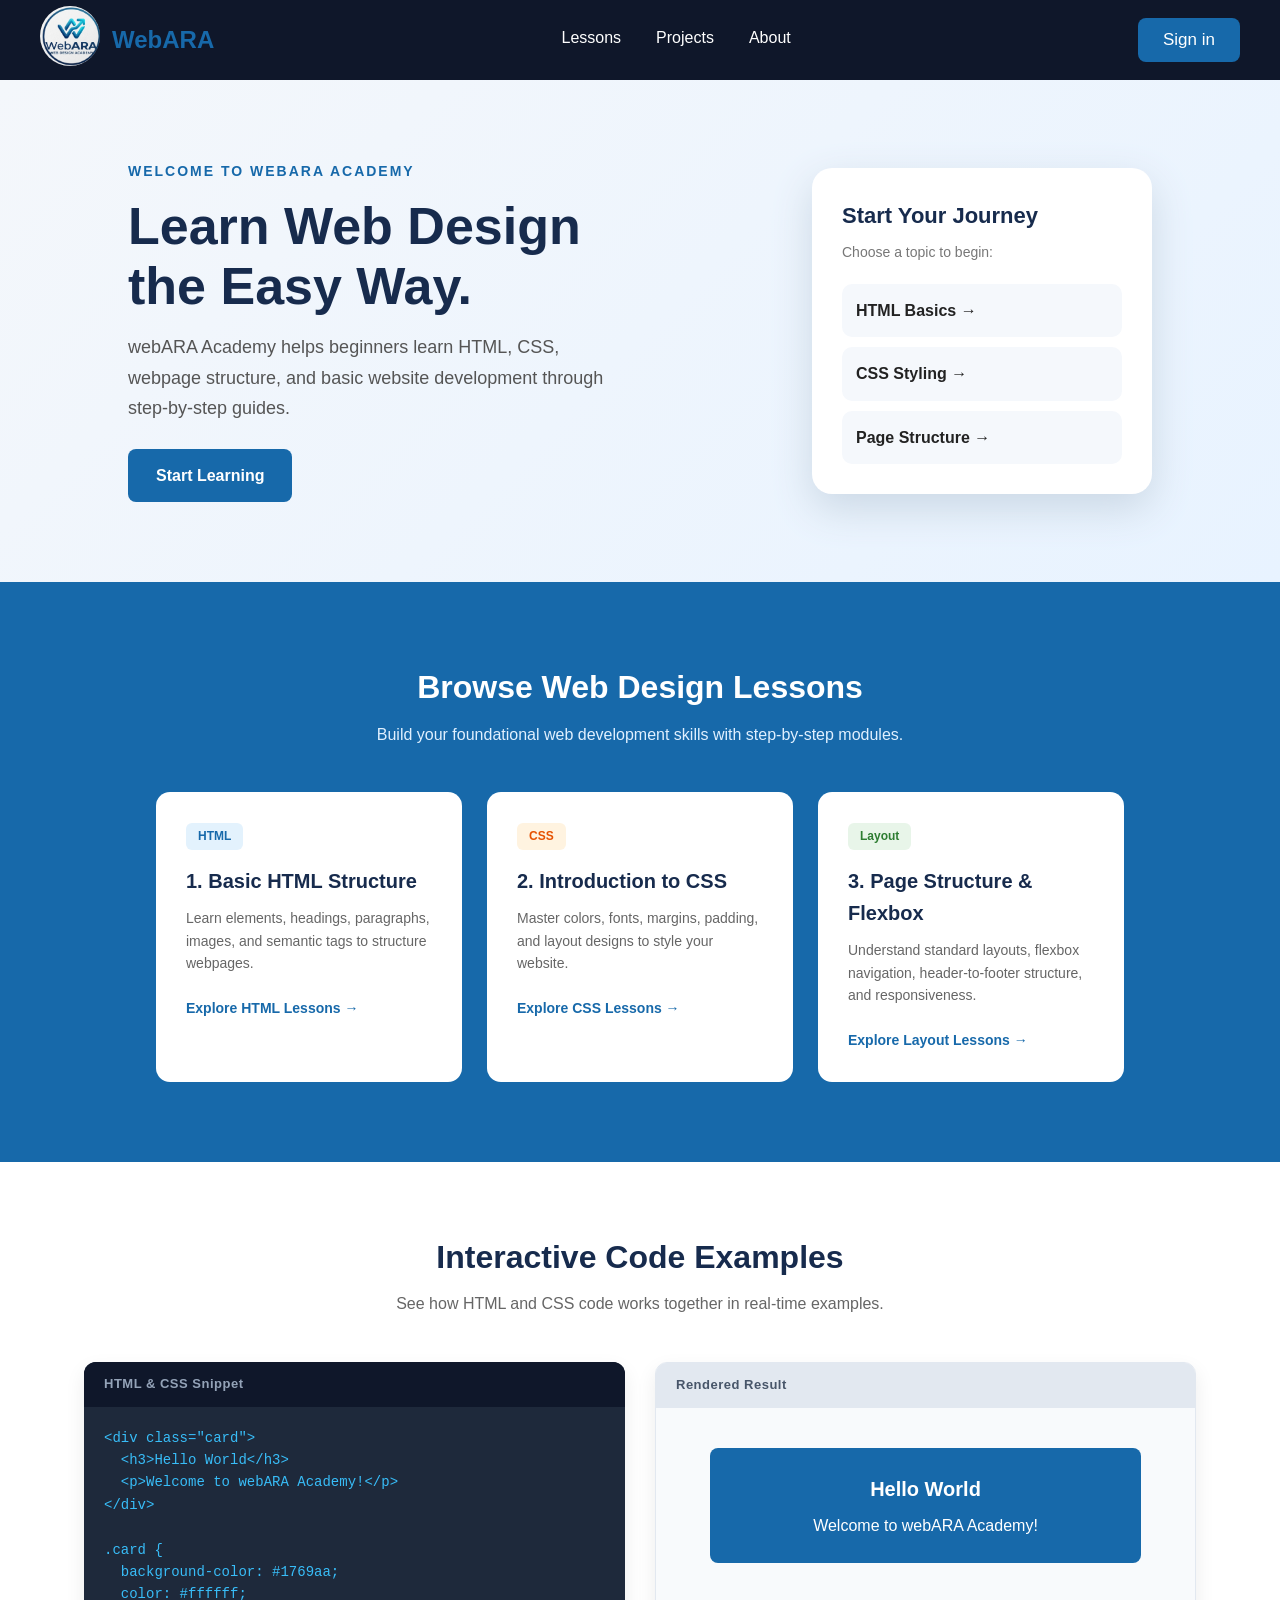
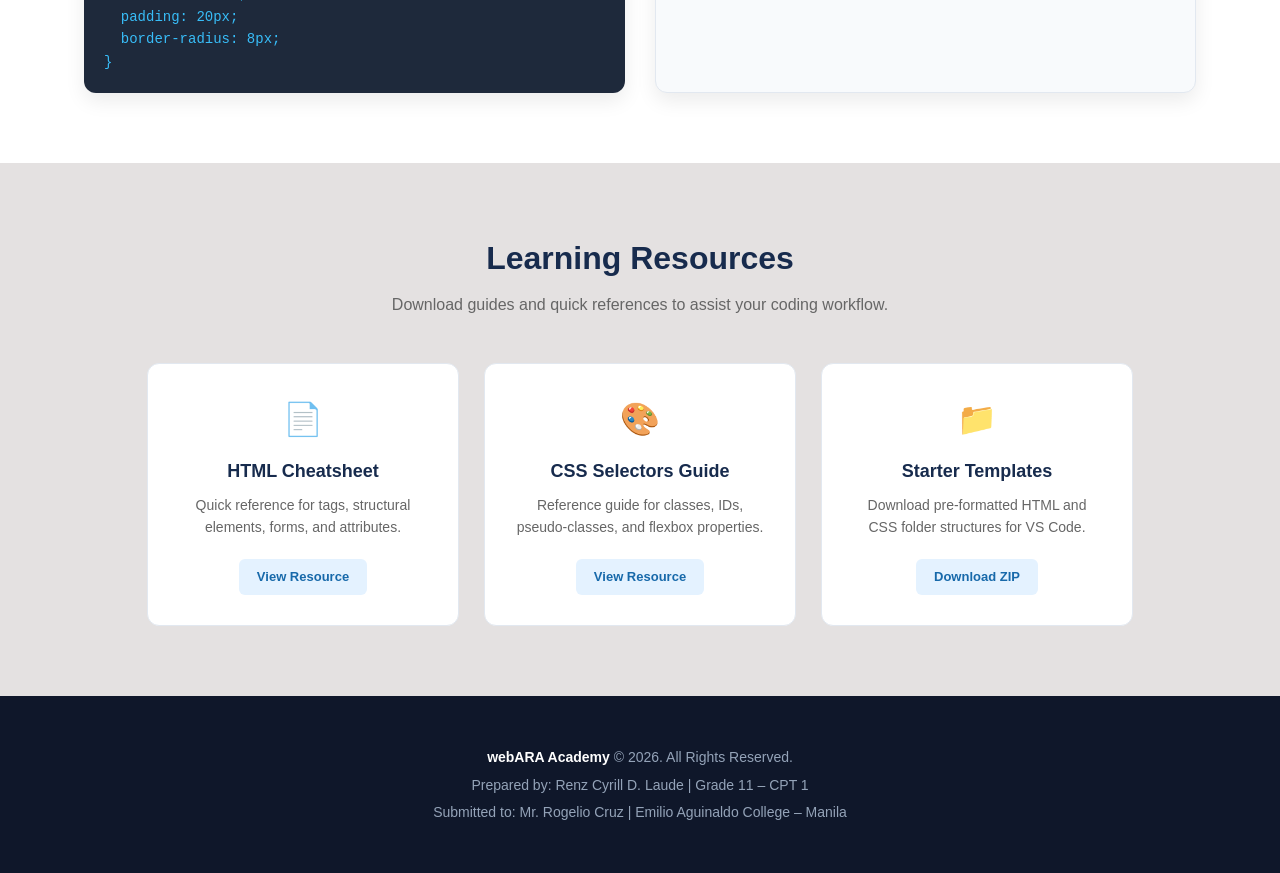
<file: index.html>
<!DOCTYPE html>
<html lang="en">

<head>
    <meta charset="UTF-8">
    <meta name="viewport" content="width=device-width, initial-scale=1.0">
    <title>webARA Academy | Home</title>
    <link rel="stylesheet" href="style.css">
</head>

<body>

    <nav>
        <div class="img">
            <a href="index.html">
                <img src="assets/images/ara.png" class="logo" alt="webARA Logo">
            </a>

            <div class="name">
                <h2>WebARA</h2>
            </div>
        </div>

        <div class="links">
            <a href="lessons.html">Lessons</a>
            <a href="projects.html">Projects</a>
            <a href="about.html">About</a>
        </div>

        <button><a href="login.html">Sign in</a></button>
    </nav>

    <section class="hero">
        <div class="text">
            <p class="small">WELCOME TO WEBARA ACADEMY</p>
            <h1>Learn Web Design<br>the Easy Way.</h1>
            <p class="description">
                webARA Academy helps beginners learn HTML, CSS, webpage structure, and basic website development through step-by-step guides.
            </p>
            <a href="lessons.html" class="start">Start Learning</a>
        </div>

        <div class="card">
            <h2>Start Your Journey</h2>
            <p>Choose a topic to begin:</p>
            <a href="lessons.html#html" class="language">HTML Basics &rarr;</a>
            <a href="lessons.html#css" class="language">CSS Styling &rarr;</a>
            <a href="lessons.html#structure" class="language">Page Structure &rarr;</a>
        </div>
    </section>



    
    <section class="secondary-section">
        <div class="container">
            <div class="section-title light">
                <h2>Browse Web Design Lessons</h2>
                <p>Build your foundational web development skills with step-by-step modules.</p>
            </div>

            <div class="lessons-grid">

                <div class="lesson-box">
                    <div class="badge">HTML</div>
                    <h3>1. Basic HTML Structure</h3>
                    <p>Learn elements, headings, paragraphs, images, and semantic tags to structure webpages.</p>
                    <a href="lessons.html" class="lesson-link">Explore HTML Lessons &rarr;</a>
                </div>

                <div class="lesson-box">
                    <div class="badge css-badge">CSS</div>
                    <h3>2. Introduction to CSS</h3>
                    <p>Master colors, fonts, margins, padding, and layout designs to style your website.</p>
                    <a href="lessons.html" class="lesson-link">Explore CSS Lessons &rarr;</a>
                </div>

                <div class="lesson-box">
                    <div class="badge layout-badge">Layout</div>
                    <h3>3. Page Structure & Flexbox</h3>
                    <p>Understand standard layouts, flexbox navigation, header-to-footer structure, and responsiveness.</p>
                    <a href="lessons.html" class="lesson-link">Explore Layout Lessons &rarr;</a>
                </div>
            </div>
        </div>
    </section>

    <section class="examples-section">
        <div class="container">
            <div class="section-title">
                <h2>Interactive Code Examples</h2>
                <p>See how HTML and CSS code works together in real-time examples.</p>
            </div>

            <div class="example-container">
                <div class="code-block">
                    <div class="code-header">HTML & CSS Snippet</div>
                    
                    <pre>&lt;div class="card"&gt;
  &lt;h3&gt;Hello World&lt;/h3&gt;
  &lt;p&gt;Welcome to webARA Academy!&lt;/p&gt;
&lt;/div&gt;

.card {
  background-color: #1769aa;
  color: #ffffff;
  padding: 20px;
  border-radius: 8px;
}</pre>

                </div>

                <div class="preview-block">
                    <div class="code-header">Rendered Result</div>
                    <div class="demo-card">
                        <h3>Hello World</h3>
                        <p>Welcome to webARA Academy!</p>
                    </div>
                </div>
            </div>
        </div>
    </section>

    <section class="resources-section">
        <div class="container">
            <div class="section-title">
                <h2>Learning Resources</h2>
                <p>Download guides and quick references to assist your coding workflow.</p>
            </div>

            <div class="resources-grid">
                <div class="resource-box">
                    <div class="resource-icon">📄</div>
                    <h3>HTML Cheatsheet</h3>
                    <p>Quick reference for tags, structural elements, forms, and attributes.</p>
                    <a href="#" class="resource-btn">View Resource</a>
                </div>

                <div class="resource-box">
                    <div class="resource-icon">🎨</div>
                    <h3>CSS Selectors Guide</h3>
                    <p>Reference guide for classes, IDs, pseudo-classes, and flexbox properties.</p>
                    <a href="#" class="resource-btn">View Resource</a>
                </div>

                <div class="resource-box">
                    <div class="resource-icon">📁</div>
                    <h3>Starter Templates</h3>
                    <p>Download pre-formatted HTML and CSS folder structures for VS Code.</p>
                    <a href="#" class="resource-btn">Download ZIP</a>
                </div>
            </div>
        </div>
    </section>

    <footer>
            <p><strong>webARA Academy</strong> &copy; 2026. All Rights Reserved.</p>
            <p>Prepared by: Renz Cyrill D. Laude | Grade 11 – CPT 1</p>
            <p>Submitted to: Mr. Rogelio Cruz | Emilio Aguinaldo College – Manila</p>
    </footer>

</body>

</html>
</file>
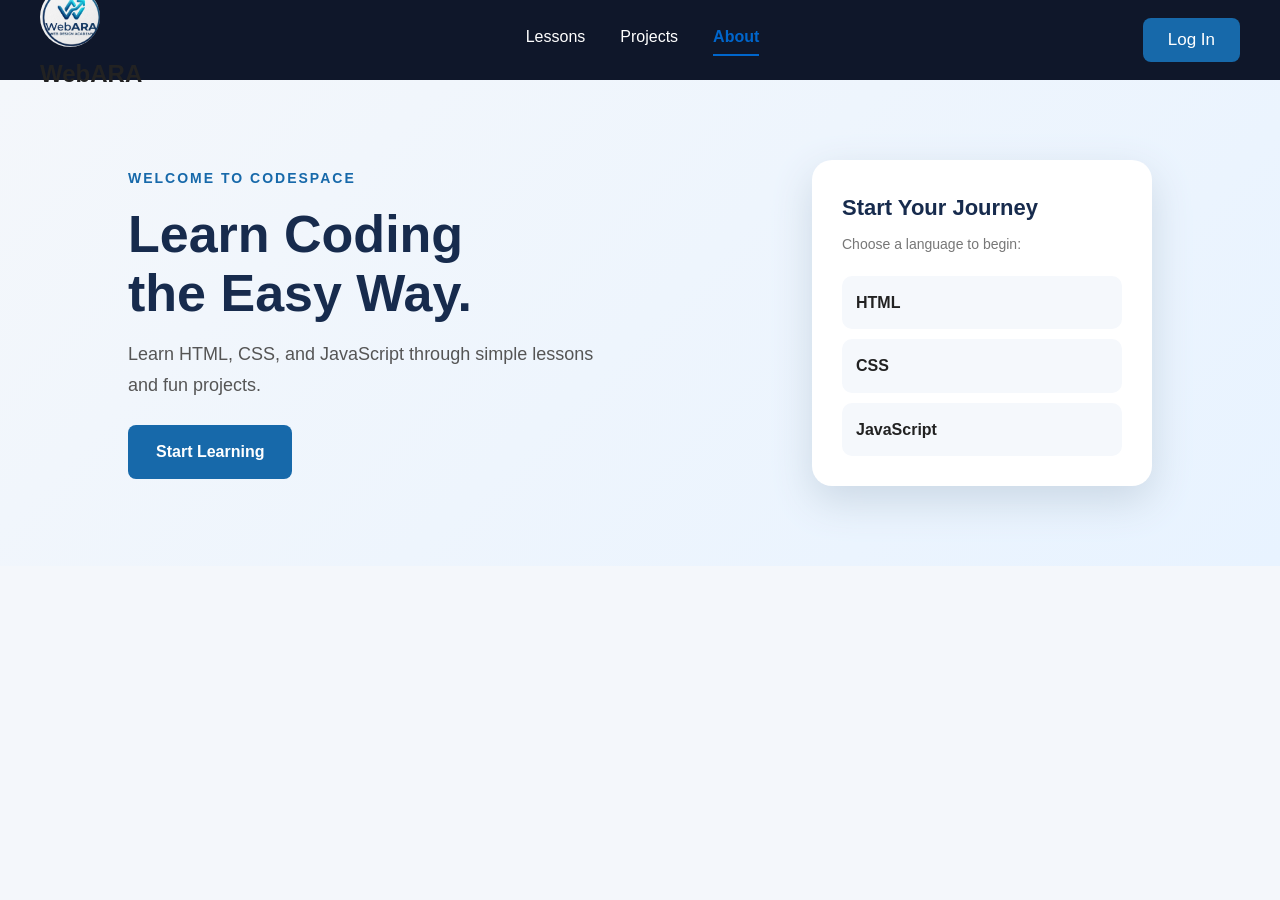
<file: about.html>
<!DOCTYPE html>
<html>
<head>
    <title>Web Design Academy</title>
    <link rel="stylesheet" href="style.css">
</head>

<body>

    <nav>

        <div class="top">
            <a href="index.html">
                <img src="assets/images/ara.png" class="logo" alt="webARA Logo">
            </a>
            <h2>WebARA</h2>
        </div>

        <div class="links">
            <a href="lessons.html">Lessons</a>
            <a href="projects.html">Projects</a>
            <a href="about.html" class="active">About</a>
        </div>

        <button>Log In</button>

    </nav>


    <section class="hero">

        <div class="text">

            <p class="small">WELCOME TO CODESPACE</p>

            <h1>Learn Coding<br>the Easy Way.</h1>

            <p class="description">
                Learn HTML, CSS, and JavaScript through
                simple lessons and fun projects.
            </p>

            <a href="#" class="start">Start Learning</a>

        </div>


        <div class="card">

            <h2>Start Your Journey</h2>

            <p>Choose a language to begin:</p>

            <div class="language">HTML</div>
            <div class="language">CSS</div>
            <div class="language">JavaScript</div>

        </div>

    </section>

</body>
</html>
</file>
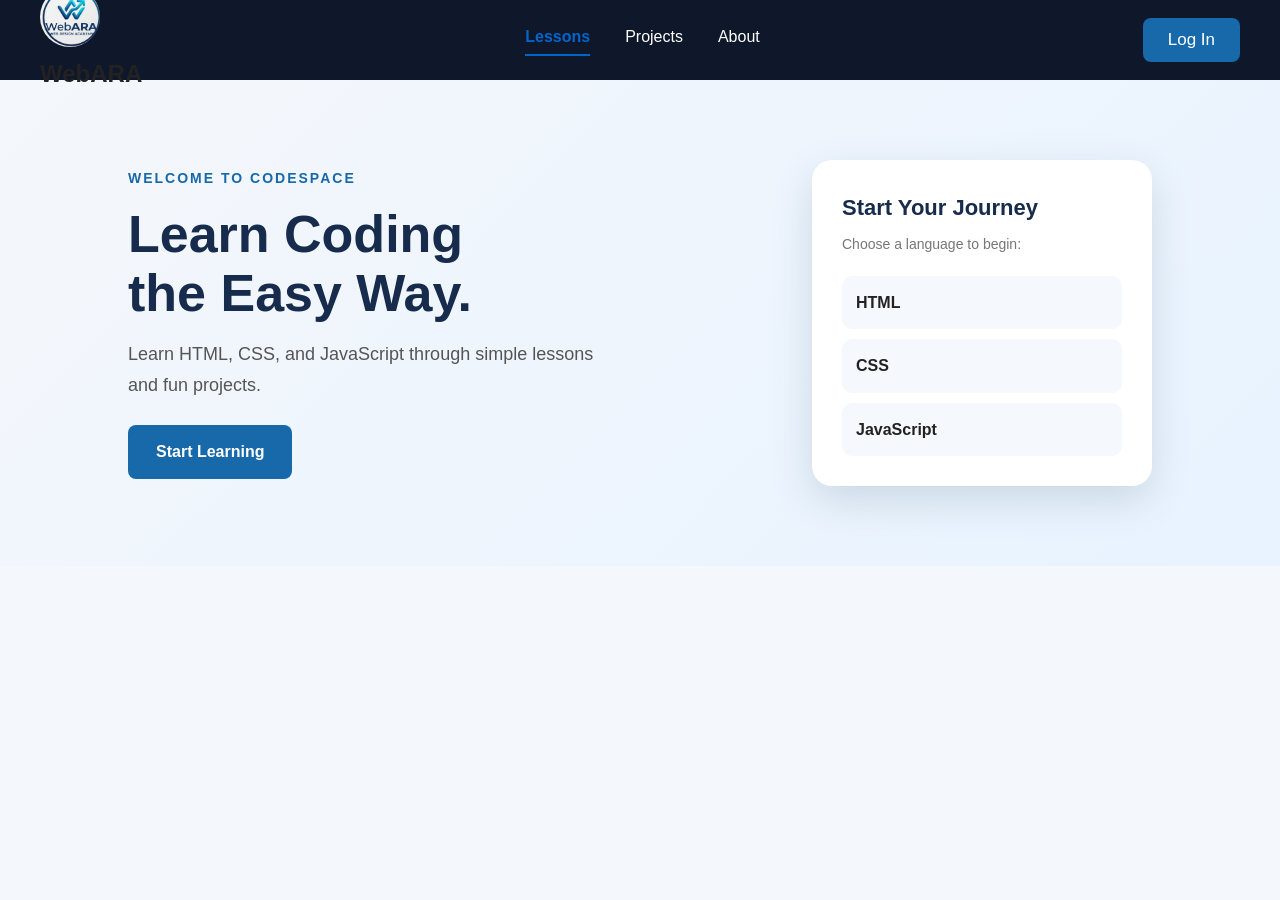
<file: lessons.html>
<!DOCTYPE html>
<html>

<head>
    <title>CodeSpace</title>
    <link rel="stylesheet" href="style.css">
</head>

<body>

    <nav>

        <div class="top">
            <a href="index.html">
                <img src="assets/images/ara.png" class="logo" alt="webARA Logo">
            </a>
            <h2>WebARA</h2>
        </div>

        <div class="links">
            <a href="lessons.html" class="active">Lessons</a>
            <a href="projects.html">Projects</a>
            <a href="about.html">About</a>
        </div>

        <button>Log In</button>

    </nav>


    <section class="hero">

        <div class="text">

            <p class="small">WELCOME TO CODESPACE</p>

            <h1>Learn Coding<br>the Easy Way.</h1>

            <p class="description">
                Learn HTML, CSS, and JavaScript through
                simple lessons and fun projects.
            </p>

            <a href="#" class="start">Start Learning</a>

        </div>


        <div class="card">

            <h2>Start Your Journey</h2>

            <p>Choose a language to begin:</p>

            <div class="language">HTML</div>
            <div class="language">CSS</div>
            <div class="language">JavaScript</div>

        </div>

    </section>

</body>
</html>
</file>
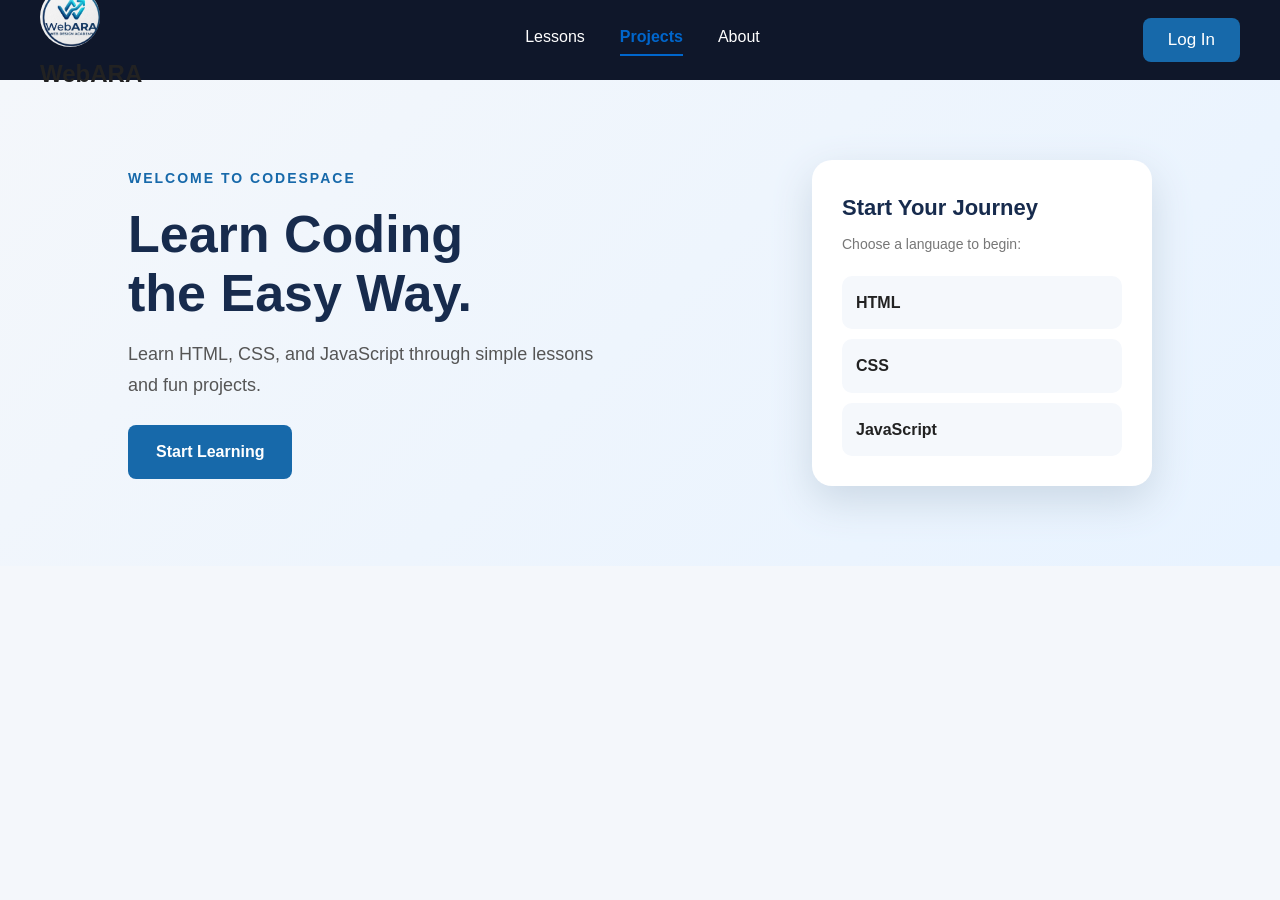
<file: projects.html>
<!DOCTYPE html>
<html>

<head>
    <title>CodeSpace</title>
    <link rel="stylesheet" href="style.css">
</head>

<body>

    <nav>
        <div class="top">
            <a href="index.html">
                <img src="assets/images/ara.png" class="logo" alt="webARA Logo">
            </a>
            <h2>WebARA</h2>
        </div>

        <div class="links">
            <a href="lessons.html">Lessons</a>
            <a href="projects.html" class="active">Projects</a>
            <a href="about.html">About</a>
        </div>

        <button>Log In</button>

    </nav>


    <section class="hero">

        <div class="text">

            <p class="small">WELCOME TO CODESPACE</p>

            <h1>Learn Coding<br>the Easy Way.</h1>

            <p class="description">
                Learn HTML, CSS, and JavaScript through
                simple lessons and fun projects.
            </p>

            <a href="#" class="start">Start Learning</a>

        </div>


        <div class="card">

            <h2>Start Your Journey</h2>

            <p>Choose a language to begin:</p>

            <div class="language">HTML</div>
            <div class="language">CSS</div>
            <div class="language">JavaScript</div>

        </div>

    </section>
</file>
<file: style.css>
* {
    margin: 0;
    padding: 0;
    box-sizing: border-box;
}

body {
    font-family: Arial, sans-serif;
    background: #f4f7fb;
    color: #222;
    line-height: 1.6;
}

.container {
    max-width: 90%;
    margin: 0 auto;
    padding: 0 20px;
}

nav {
    height: 80px;
    background-color: #0f172a;
    display: flex;
    align-items: center;
    justify-content: space-between;
    padding: 0 40px;
    box-shadow: 0 2px 10px rgba(0, 0, 0, 0.05);
}

.img {
    display: flex;
    align-items: center;
    gap: 12px;
}

.logo {
    width: 60px;
    height: 60px;
    object-fit: cover;
    border-radius: 50%;
}

.name h2 {
    color: #1769aa ;
    font-size: 24px;
    font-weight: bold;
}

.links {
    display: flex;
    gap: 35px;
}

.links a {
    text-decoration: none;
    color: white;
    font-size: 16px;
    font-weight: 500;
    padding-bottom: 4px;
    transition: 0.3s;
}

.links a:hover {
    color: #1769aa;
    transform: translateY(-2px);
}

.links a.active {
    color: #0066cc;
    font-weight: bold;
    border-bottom: 2px solid #0066cc;
}

button {
    background-color: #1769aa;
    color: white;
    border: none;
    padding: 12px 25px;
    border-radius: 8px;
    font-size: 17px;
    cursor: pointer;
    transition: 0.3s;
}

button:hover {
    background-color: #0d4f82;
    transform: translateY(-2px);
}

button a {
    text-decoration: none;
    color: white;
}


.hero {
    display: flex;
    justify-content: space-between;
    align-items: center;
    padding: 80px 10%;
    background: linear-gradient(135deg, #f4f7fb, #e8f3ff);
}

.text {
    width: 52%;
}

.small {
    color: #1769aa;
    font-size: 14px;
    font-weight: bold;
    letter-spacing: 2px;
}

h1 {
    font-size: 52px;
    line-height: 1.15;
    margin: 15px 0;
    color: #172b4d;
}

.description {
    font-size: 18px;
    line-height: 1.7;
    color: #555;
    max-width: 500px;
}

.start {
    display: inline-block;
    margin-top: 25px;
    background-color: #1769aa;
    color: white;
    text-decoration: none;
    padding: 14px 28px;
    border-radius: 8px;
    font-weight: bold;
    transition: 0.3s;
}

.start:hover {
    background-color: #0d4f82;
    transform: translateY(-3px);
    box-shadow: 0 8px 20px #b7cce0;
}

.card {
    width: 340px;
    background-color: white;
    padding: 30px;
    border-radius: 20px;
    box-shadow: 0 15px 40px #cbd8e5;
    transition: 0.3s;
}

.card:hover {
    transform: translateY(-6px);
    box-shadow: 0 20px 45px #bdcddd;
}

.card h2 {
    margin-bottom: 8px;
    color: #172b4d;
    font-size: 22px;
}

.card p {
    color: #777;
    margin-bottom: 20px;
    font-size: 14px;
}

.language {
    display: block;
    text-decoration: none;
    color: #222;
    background-color: #f5f8fc;
    padding: 14px;
    margin-top: 10px;
    border-radius: 10px;
    font-weight: bold;
    transition: 0.3s;
}

.language:hover {
    background-color: #e4f2ff;
    color: #1769aa;
    transform: translateX(5px);
}

.secondary-section {
    background-color: #1769aa;
    color: white;
    padding: 80px;
}

.section-title {
    text-align: center;
    margin-bottom: 45px;
}

.section-title h2 {
    font-size: 32px;
    color: #172b4d;
    margin-bottom: 8px;
}

.section-title p {
    color: #666;
    font-size: 16px;
}

.section-title.light h2 {
    color: #ffffff;
}

.section-title.light p {
    color: #e0f0ff;
}

.lessons-grid {
    display: grid;
    grid-template-columns: repeat(auto-fit, minmax(300px, 1fr));
    gap: 25px;
}

.lesson-box {
    background-color: #ffffff;
    padding: 30px;
    border-radius: 14px;
    transition: 0.3s;
}

.lesson-box:hover {
    transform: translateY(-6px);
}

.badge {
    display: inline-block;
    background-color: #e3f2fd;
    color: #1769aa;
    padding: 4px 12px;
    border-radius: 6px;
    font-weight: bold;
    font-size: 12px;
    margin-bottom: 15px;
}

.badge.css-badge {
    background-color: #fff3e0;
    color: #e65100;
}

.badge.layout-badge {
    background-color: #e8f5e9;
    color: #2e7d32;
}

.lesson-box h3 {
    font-size: 20px;
    color: #172b4d;
    margin-bottom: 10px;
}

.lesson-box p {
    font-size: 14px;
    color: #666;
    margin-bottom: 20px;
    line-height: 1.6;
}

.lesson-link {
    text-decoration: none;
    color: #1769aa;
    font-weight: bold;
    font-size: 14px;
}

.lesson-link:hover {
    text-decoration: underline;
}

.examples-section {
    padding: 70px 0;
    background-color: #ffffff;
}

.example-container {
    display: grid;
    grid-template-columns: 1fr 1fr;
    gap: 30px;
    margin-top: 30px;
}

.code-block, .preview-block {
    background-color: #1e293b;
    border-radius: 12px;
    overflow: hidden;
    box-shadow: 0 8px 20px rgba(0, 0, 0, 0.08);
}

.code-header {
    background-color: #0f172a;
    color: #94a3b8;
    padding: 12px 20px;
    font-size: 13px;
    font-weight: bold;
    letter-spacing: 0.5px;
}

pre {
    padding: 20px;
    color: #38bdf8;
    font-size: 14px;
}

.preview-block {
    background-color: #f8fafc;
    border: 1px solid #e2e8f0;
}

.preview-block .code-header {
    background-color: #e2e8f0;
    color: #475569;
}

.demo-card {
    margin: 40px auto;
    width: 80%;
    background-color: #1769aa;
    color: #ffffff;
    padding: 25px;
    border-radius: 8px;
    text-align: center;
}

.demo-card h3 {
    margin-bottom: 8px;
    font-size: 20px;
}

.resources-section {
    padding: 70px;
    background-color: rgb(228, 225, 225);
}

.resources-grid {
    display: grid;
    grid-template-columns: repeat(auto-fit, minmax(280px, 1fr));
    gap: 25px;
}

.resource-box {
    background-color: #ffffff;
    padding: 30px;
    border-radius: 12px;
    border: 1px solid #e2e8f0;
    text-align: center;
    transition: 0.3s;
}

.resource-box:hover {
    transform: translateY(-5px);
    border-color: #1769aa;
}

.resource-icon {
    font-size: 32px;
    margin-bottom: 12px;
}

.resource-box h3 {
    color: #172b4d;
    font-size: 18px;
    margin-bottom: 8px;
}

.resource-box p {
    font-size: 14px;
    color: #666;
    margin-bottom: 20px;
}

.resource-btn {
    display: inline-block;
    padding: 8px 18px;
    background-color: #e4f2ff;
    color: #1769aa;
    text-decoration: none;
    border-radius: 6px;
    font-weight: bold;
    font-size: 13px;
    transition: 0.3s;
}

.resource-btn:hover {
    background-color: #1769aa;
    color: white;
}

footer {
    background-color: #0f172a;
    color: #94a3b8;
    text-align: center;
    padding: 45px;
    font-size: 14px;
}

footer p {
    margin: 5px 0;
}

footer strong {
    color: #ffffff;
}
</file>
